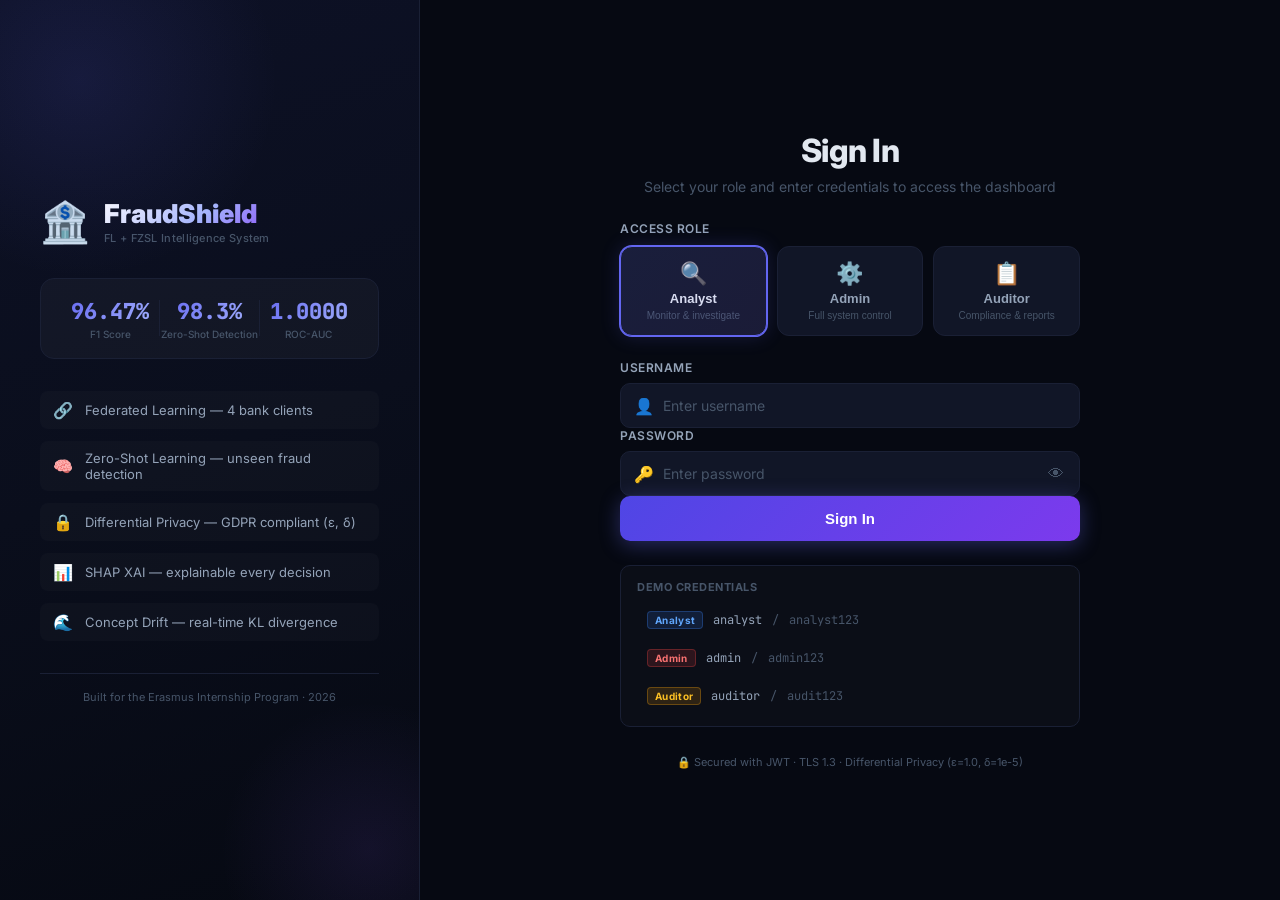
<file: dashboard/login.html>
<!DOCTYPE html>
<html lang="en">
<head>
  <meta charset="UTF-8" />
  <meta name="viewport" content="width=device-width, initial-scale=1.0" />
  <title>FraudShield — Sign In</title>
  <meta name="description" content="FraudShield secure access portal — Federated Learning fraud detection system." />
  <link rel="preconnect" href="https://fonts.googleapis.com" />
  <link rel="preconnect" href="https://fonts.gstatic.com" crossorigin />
  <link href="https://fonts.googleapis.com/css2?family=Inter:wght@300;400;500;600;700;800;900&family=JetBrains+Mono:wght@400;500;600&display=swap" rel="stylesheet" />
  <link rel="stylesheet" href="login.css" />
</head>
<body>

<!-- Animated background canvas -->
<canvas id="particles-canvas"></canvas>

<!-- Floating grid overlay -->
<div class="grid-overlay"></div>

<!-- Login container -->
<div class="login-wrapper">

  <!-- Left panel — branding -->
  <div class="login-brand">
    <div class="brand-logo">
      <span class="brand-icon">🏦</span>
      <div>
        <span class="brand-title">FraudShield</span>
        <span class="brand-sub">FL + FZSL Intelligence System</span>
      </div>
    </div>

    <div class="brand-stats">
      <div class="stat-item">
        <span class="stat-val">96.47%</span>
        <span class="stat-label">F1 Score</span>
      </div>
      <div class="stat-divider"></div>
      <div class="stat-item">
        <span class="stat-val">98.3%</span>
        <span class="stat-label">Zero-Shot Detection</span>
      </div>
      <div class="stat-divider"></div>
      <div class="stat-item">
        <span class="stat-val">1.0000</span>
        <span class="stat-label">ROC-AUC</span>
      </div>
    </div>

    <div class="brand-features">
      <div class="feat-row">
        <span class="feat-icon">🔗</span>
        <span>Federated Learning — 4 bank clients</span>
      </div>
      <div class="feat-row">
        <span class="feat-icon">🧠</span>
        <span>Zero-Shot Learning — unseen fraud detection</span>
      </div>
      <div class="feat-row">
        <span class="feat-icon">🔒</span>
        <span>Differential Privacy — GDPR compliant (ε, δ)</span>
      </div>
      <div class="feat-row">
        <span class="feat-icon">📊</span>
        <span>SHAP XAI — explainable every decision</span>
      </div>
      <div class="feat-row">
        <span class="feat-icon">🌊</span>
        <span>Concept Drift — real-time KL divergence</span>
      </div>
    </div>

    <div class="brand-footer">
      Built for the Erasmus Internship Program · 2026
    </div>
  </div>

  <!-- Right panel — login form -->
  <div class="login-card">
    <div class="login-card-inner">

      <!-- Card header -->
      <div class="card-header">
        <h1 class="card-title">Sign In</h1>
        <p class="card-sub">Select your role and enter credentials to access the dashboard</p>
      </div>

      <!-- Role selector -->
      <div class="role-selector">
        <label class="role-label">Access Role</label>
        <div class="role-pills" id="role-pills">
          <button class="role-pill active" data-role="analyst" id="pill-analyst" onclick="selectRole('analyst')">
            <span class="pill-icon">🔍</span>
            <span class="pill-name">Analyst</span>
            <span class="pill-desc">Monitor & investigate</span>
          </button>
          <button class="role-pill" data-role="admin" id="pill-admin" onclick="selectRole('admin')">
            <span class="pill-icon">⚙️</span>
            <span class="pill-name">Admin</span>
            <span class="pill-desc">Full system control</span>
          </button>
          <button class="role-pill" data-role="auditor" id="pill-auditor" onclick="selectRole('auditor')">
            <span class="pill-icon">📋</span>
            <span class="pill-name">Auditor</span>
            <span class="pill-desc">Compliance & reports</span>
          </button>
        </div>
      </div>

      <!-- Form -->
      <form id="login-form" onsubmit="handleLogin(event)">
        <div class="form-group">
          <label class="form-label" for="username">Username</label>
          <div class="input-wrap">
            <span class="input-icon">👤</span>
            <input
              type="text"
              id="username"
              class="form-input"
              placeholder="Enter username"
              autocomplete="username"
              required
            />
          </div>
        </div>

        <div class="form-group">
          <label class="form-label" for="password">Password</label>
          <div class="input-wrap">
            <span class="input-icon">🔑</span>
            <input
              type="password"
              id="password"
              class="form-input"
              placeholder="Enter password"
              autocomplete="current-password"
              required
            />
            <button type="button" class="show-pw-btn" id="show-pw-btn" onclick="togglePassword()" title="Show password">👁</button>
          </div>
        </div>

        <!-- Error message -->
        <div class="login-error" id="login-error" style="display:none">
          <span>⚠️</span> <span id="login-error-text">Invalid credentials</span>
        </div>

        <!-- Submit -->
        <button type="submit" class="btn-login" id="btn-login">
          <span id="btn-login-text">Sign In</span>
          <span id="btn-login-spinner" class="btn-spinner" style="display:none">⏳</span>
        </button>
      </form>

      <!-- Demo credentials hint -->
      <div class="demo-hint">
        <div class="demo-hint-title">Demo Credentials</div>
        <div class="demo-creds">
          <div class="demo-cred-row" onclick="fillCredential('analyst','analyst123')">
            <span class="demo-role-badge analyst">Analyst</span>
            <span class="demo-user">analyst</span>
            <span class="demo-sep">/</span>
            <span class="demo-pass">analyst123</span>
          </div>
          <div class="demo-cred-row" onclick="fillCredential('admin','admin123')">
            <span class="demo-role-badge admin">Admin</span>
            <span class="demo-user">admin</span>
            <span class="demo-sep">/</span>
            <span class="demo-pass">admin123</span>
          </div>
          <div class="demo-cred-row" onclick="fillCredential('auditor','audit123')">
            <span class="demo-role-badge auditor">Auditor</span>
            <span class="demo-user">auditor</span>
            <span class="demo-sep">/</span>
            <span class="demo-pass">audit123</span>
          </div>
        </div>
      </div>

      <!-- Card footer -->
      <div class="card-footer-note">
        🔒 Secured with JWT · TLS 1.3 · Differential Privacy (ε=1.0, δ=1e-5)
      </div>
    </div>
  </div>

</div>

<script src="login.js"></script>
</body>
</html>
</file>
<file: dashboard/login.css>
/* ─── FraudShield Login Page CSS ────────────────────────────────────────────── */
@import url('https://fonts.googleapis.com/css2?family=Inter:wght@300;400;500;600;700;800;900&family=JetBrains+Mono:wght@400;500;600&display=swap');

:root {
  --bg:          #060912;
  --bg2:         #0b0f1e;
  --panel:       #111627;
  --border:      #1a2035;
  --border2:     #232c45;
  --text:        #e2e8f0;
  --text2:       #94a3b8;
  --text3:       #475569;
  --accent:      #6366f1;
  --accent2:     #818cf8;
  --purple:      #8b5cf6;
  --success:     #10b981;
  --danger:      #ef4444;
  --warning:     #f59e0b;
  --glow-accent: rgba(99,102,241,0.35);
  --glow-purple: rgba(139,92,246,0.3);
}

*, *::before, *::after { box-sizing: border-box; margin: 0; padding: 0; }

html, body {
  height: 100%;
  font-family: 'Inter', sans-serif;
  background: var(--bg);
  color: var(--text);
  overflow: hidden;
}

/* ── PARTICLE CANVAS ────────────────────────────────────────────────────────── */
#particles-canvas {
  position: fixed;
  inset: 0;
  z-index: 0;
  pointer-events: none;
}

/* ── GRID OVERLAY ────────────────────────────────────────────────────────────── */
.grid-overlay {
  position: fixed;
  inset: 0;
  z-index: 1;
  background-image:
    linear-gradient(rgba(99,102,241,0.03) 1px, transparent 1px),
    linear-gradient(90deg, rgba(99,102,241,0.03) 1px, transparent 1px);
  background-size: 40px 40px;
  pointer-events: none;
}

/* ── WRAPPER ─────────────────────────────────────────────────────────────────── */
.login-wrapper {
  position: relative;
  z-index: 10;
  display: flex;
  height: 100vh;
  width: 100vw;
}

/* ── LEFT BRAND PANEL ────────────────────────────────────────────────────────── */
.login-brand {
  flex: 0 0 420px;
  display: flex;
  flex-direction: column;
  justify-content: center;
  gap: 32px;
  padding: 48px 40px;
  background: linear-gradient(160deg, #0d1126 0%, #0a0e1c 50%, #060912 100%);
  border-right: 1px solid var(--border);
  position: relative;
  overflow: hidden;
}

.login-brand::before {
  content: '';
  position: absolute;
  top: -120px; left: -120px;
  width: 400px; height: 400px;
  background: radial-gradient(circle, rgba(99,102,241,0.12) 0%, transparent 70%);
  pointer-events: none;
}
.login-brand::after {
  content: '';
  position: absolute;
  bottom: -100px; right: -100px;
  width: 300px; height: 300px;
  background: radial-gradient(circle, rgba(139,92,246,0.1) 0%, transparent 70%);
  pointer-events: none;
}

/* Brand logo */
.brand-logo {
  display: flex;
  align-items: center;
  gap: 14px;
}
.brand-icon { font-size: 40px; }
.brand-title {
  display: block;
  font-size: 26px;
  font-weight: 900;
  background: linear-gradient(135deg, #fff 0%, #a5b4fc 60%, #8b5cf6 100%);
  -webkit-background-clip: text;
  -webkit-text-fill-color: transparent;
  background-clip: text;
}
.brand-sub {
  display: block;
  font-size: 11px;
  color: var(--text3);
  font-weight: 500;
  letter-spacing: 0.3px;
  margin-top: 2px;
}

/* Stats row */
.brand-stats {
  display: flex;
  align-items: center;
  gap: 0;
  background: rgba(255,255,255,0.03);
  border: 1px solid var(--border);
  border-radius: 14px;
  padding: 18px 20px;
}
.stat-item {
  flex: 1;
  text-align: center;
}
.stat-val {
  display: block;
  font-size: 22px;
  font-weight: 800;
  font-family: 'JetBrains Mono', monospace;
  background: linear-gradient(135deg, #6366f1, #a5b4fc);
  -webkit-background-clip: text;
  -webkit-text-fill-color: transparent;
  background-clip: text;
}
.stat-label {
  display: block;
  font-size: 10px;
  color: var(--text3);
  margin-top: 2px;
  font-weight: 500;
}
.stat-divider {
  width: 1px;
  height: 36px;
  background: var(--border);
  flex-shrink: 0;
}

/* Feature rows */
.brand-features {
  display: flex;
  flex-direction: column;
  gap: 12px;
}
.feat-row {
  display: flex;
  align-items: center;
  gap: 12px;
  font-size: 13px;
  color: var(--text2);
  padding: 8px 12px;
  border-radius: 8px;
  background: rgba(255,255,255,0.02);
  border: 1px solid transparent;
  transition: all 0.2s;
}
.feat-row:hover {
  background: rgba(99,102,241,0.06);
  border-color: rgba(99,102,241,0.15);
  color: var(--text);
}
.feat-icon { font-size: 16px; flex-shrink: 0; }

.brand-footer {
  font-size: 11px;
  color: var(--text3);
  text-align: center;
  padding-top: 16px;
  border-top: 1px solid var(--border);
}

/* ── RIGHT CARD ────────────────────────────────────────────────────────────── */
.login-card {
  flex: 1;
  display: flex;
  align-items: center;
  justify-content: center;
  padding: 40px 24px;
  background: var(--bg);
}

.login-card-inner {
  width: 100%;
  max-width: 460px;
  display: flex;
  flex-direction: column;
  gap: 24px;
}

/* Card header */
.card-header { text-align: center; }
.card-title {
  font-size: 32px;
  font-weight: 800;
  color: var(--text);
  letter-spacing: -0.5px;
}
.card-sub {
  font-size: 14px;
  color: var(--text3);
  margin-top: 6px;
  line-height: 1.5;
}

/* ── ROLE SELECTOR ────────────────────────────────────────────────────────── */
.role-label {
  display: block;
  font-size: 12px;
  font-weight: 600;
  color: var(--text2);
  margin-bottom: 10px;
  letter-spacing: 0.5px;
  text-transform: uppercase;
}
.role-pills {
  display: grid;
  grid-template-columns: repeat(3, 1fr);
  gap: 10px;
}
.role-pill {
  display: flex;
  flex-direction: column;
  align-items: center;
  gap: 4px;
  padding: 14px 10px;
  background: var(--panel);
  border: 1.5px solid var(--border);
  border-radius: 12px;
  cursor: pointer;
  transition: all 0.2s;
  color: var(--text2);
  position: relative;
  overflow: hidden;
}
.role-pill::before {
  content: '';
  position: absolute;
  inset: 0;
  opacity: 0;
  transition: opacity 0.3s;
  background: linear-gradient(135deg, rgba(99,102,241,0.1), rgba(139,92,246,0.08));
}
.role-pill:hover { border-color: var(--accent); color: var(--text); }
.role-pill:hover::before { opacity: 1; }
.role-pill.active {
  border-color: var(--accent);
  color: var(--text);
  box-shadow: 0 0 0 1px var(--accent), 0 0 20px rgba(99,102,241,0.2);
}
.role-pill.active::before { opacity: 1; }

.pill-icon { font-size: 22px; }
.pill-name { font-size: 13px; font-weight: 700; }
.pill-desc { font-size: 10px; color: var(--text3); text-align: center; }

/* ── FORM ─────────────────────────────────────────────────────────────────── */
.form-group { display: flex; flex-direction: column; gap: 8px; }
.form-label {
  font-size: 12px;
  font-weight: 600;
  color: var(--text2);
  letter-spacing: 0.5px;
  text-transform: uppercase;
}
.input-wrap {
  position: relative;
  display: flex;
  align-items: center;
}
.input-icon {
  position: absolute;
  left: 14px;
  font-size: 16px;
  pointer-events: none;
  z-index: 1;
}
.form-input {
  width: 100%;
  padding: 13px 16px 13px 42px;
  background: var(--panel);
  border: 1.5px solid var(--border);
  border-radius: 10px;
  color: var(--text);
  font-size: 14px;
  font-family: 'Inter', sans-serif;
  outline: none;
  transition: all 0.2s;
}
.form-input::placeholder { color: var(--text3); }
.form-input:focus {
  border-color: var(--accent);
  box-shadow: 0 0 0 3px rgba(99,102,241,0.15);
  background: rgba(99,102,241,0.04);
}
.show-pw-btn {
  position: absolute;
  right: 12px;
  background: none;
  border: none;
  cursor: pointer;
  font-size: 16px;
  color: var(--text3);
  padding: 4px;
  transition: color 0.2s;
}
.show-pw-btn:hover { color: var(--text2); }

/* Error */
.login-error {
  display: flex;
  align-items: center;
  gap: 8px;
  padding: 12px 14px;
  background: rgba(239,68,68,0.08);
  border: 1px solid rgba(239,68,68,0.25);
  border-radius: 8px;
  font-size: 13px;
  color: #fca5a5;
  animation: shakeErr 0.4s ease;
}
@keyframes shakeErr {
  0%,100% { transform: translateX(0); }
  20%,60%  { transform: translateX(-6px); }
  40%,80%  { transform: translateX(6px); }
}

/* Submit button */
.btn-login {
  width: 100%;
  padding: 14px;
  background: linear-gradient(135deg, #4f46e5, #7c3aed);
  border: none;
  border-radius: 10px;
  color: #fff;
  font-size: 15px;
  font-weight: 700;
  cursor: pointer;
  transition: all 0.2s;
  display: flex;
  align-items: center;
  justify-content: center;
  gap: 8px;
  position: relative;
  overflow: hidden;
  box-shadow: 0 4px 20px rgba(99,102,241,0.35);
}
.btn-login::before {
  content: '';
  position: absolute;
  inset: 0;
  background: linear-gradient(135deg, rgba(255,255,255,0.1), transparent);
  opacity: 0;
  transition: opacity 0.2s;
}
.btn-login:hover::before { opacity: 1; }
.btn-login:hover { transform: translateY(-1px); box-shadow: 0 8px 28px rgba(99,102,241,0.45); }
.btn-login:active { transform: translateY(0); }
.btn-login:disabled { opacity: 0.65; cursor: not-allowed; transform: none; }
.btn-spinner { animation: spin 1s linear infinite; }
@keyframes spin { to { transform: rotate(360deg); } }

/* ── DEMO HINTS ──────────────────────────────────────────────────────────── */
.demo-hint {
  background: rgba(255,255,255,0.02);
  border: 1px solid var(--border);
  border-radius: 10px;
  padding: 14px 16px;
}
.demo-hint-title {
  font-size: 11px;
  font-weight: 700;
  color: var(--text3);
  letter-spacing: 0.5px;
  text-transform: uppercase;
  margin-bottom: 10px;
}
.demo-creds { display: flex; flex-direction: column; gap: 6px; }
.demo-cred-row {
  display: flex;
  align-items: center;
  gap: 10px;
  padding: 7px 10px;
  border-radius: 6px;
  cursor: pointer;
  transition: background 0.15s;
  font-size: 12px;
  font-family: 'JetBrains Mono', monospace;
}
.demo-cred-row:hover { background: rgba(255,255,255,0.04); }
.demo-role-badge {
  font-size: 10px;
  font-weight: 700;
  padding: 2px 7px;
  border-radius: 4px;
  letter-spacing: 0.3px;
  font-family: 'Inter', sans-serif;
}
.demo-role-badge.analyst { background: rgba(59,130,246,0.15); color: #60a5fa; border: 1px solid rgba(59,130,246,0.3); }
.demo-role-badge.admin   { background: rgba(239,68,68,0.15);  color: #f87171; border: 1px solid rgba(239,68,68,0.3); }
.demo-role-badge.auditor { background: rgba(245,158,11,0.15); color: #fbbf24; border: 1px solid rgba(245,158,11,0.3); }
.demo-user { color: var(--text2); }
.demo-sep  { color: var(--text3); }
.demo-pass { color: var(--text3); }

/* Card footer note */
.card-footer-note {
  text-align: center;
  font-size: 11px;
  color: var(--text3);
  padding-top: 4px;
}

/* ── RESPONSIVE ──────────────────────────────────────────────────────────── */
@media (max-width: 900px) {
  .login-brand { display: none; }
  .login-card { padding: 24px 16px; }
  html, body { overflow: auto; }
}

/* ── SUCCESS ANIMATION ───────────────────────────────────────────────────── */
.login-card-inner.success-anim {
  animation: successPulse 0.5s ease forwards;
}
@keyframes successPulse {
  0%   { transform: scale(1); }
  50%  { transform: scale(1.02); box-shadow: 0 0 60px rgba(16,185,129,0.3); }
  100% { transform: scale(1); }
}
</file>
